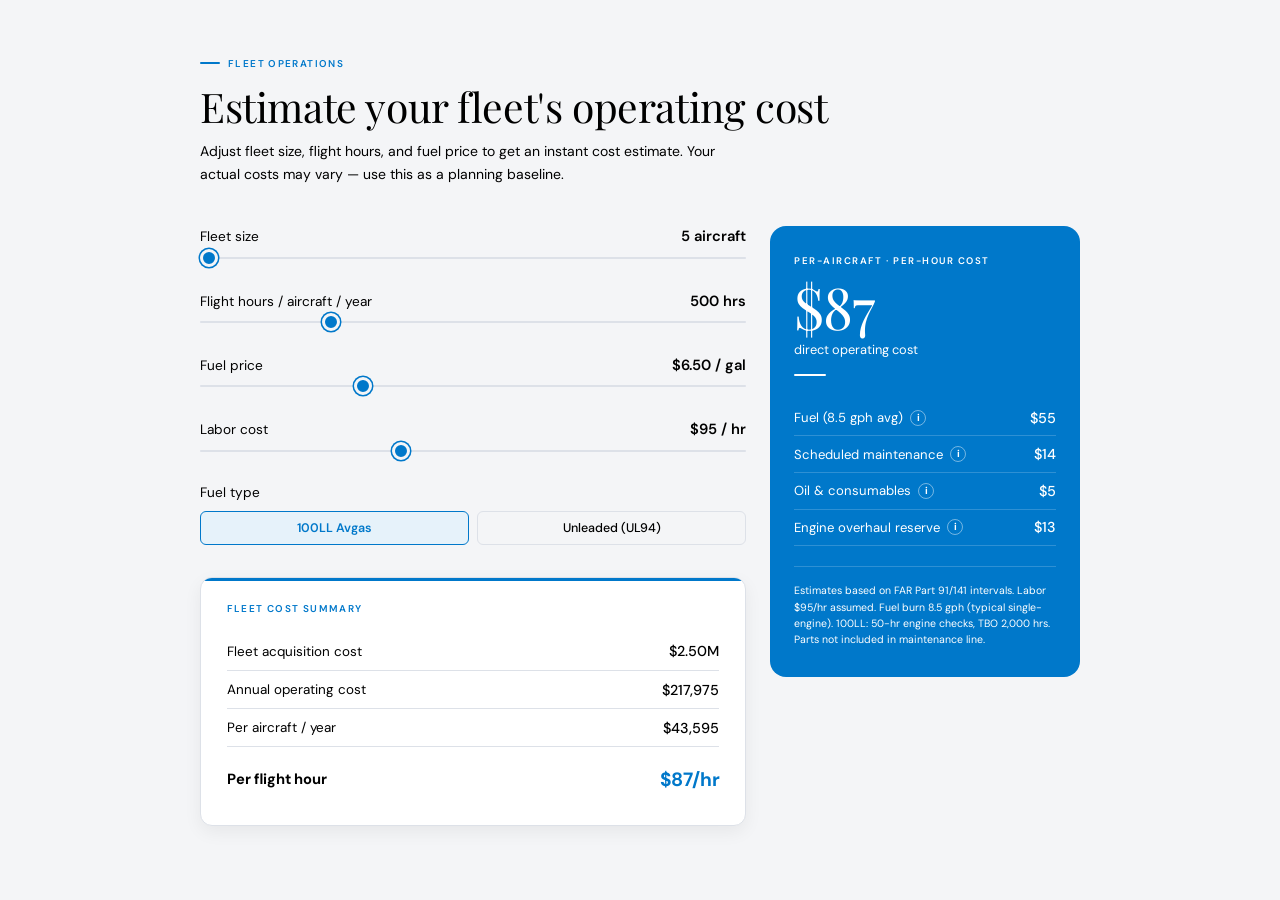
<file: index.html>
<!DOCTYPE html>
<html lang="en">
<head>
  <meta charset="UTF-8" />
  <meta name="viewport" content="width=device-width, initial-scale=1.0" />
  <title>Fleet Cost Calculator</title>
  <link rel="preconnect" href="https://fonts.googleapis.com" />
  <link href="https://fonts.googleapis.com/css2?family=Playfair+Display:wght@400;500&family=DM+Sans:wght@300;400;500;600&display=swap" rel="stylesheet" />
  <style>
/* ============================================================
   Fleet Calculator — Compiled CSS
   Source: styles.scss  |  Cirrus Aircraft brand color theme
   Brand palette: Cirrus Blue #0078CA, Cirrus Black #000000,
                  Cirrus White #FFFFFF, Cirrus Gray #747678
   Text rule: black on light backgrounds, white on dark/blue.
   ============================================================ */

/* ── Reset ── */
*,
*::before,
*::after {
  box-sizing: border-box;
  margin: 0;
  padding: 0;
}

/* ── Base ── */
body {
  font-family: 'DM Sans', sans-serif;
  background: #f4f5f7;
  color: #000000;
  min-height: 100vh;
  padding: 3rem 1.5rem 4rem;
}

/* ── Container ── */
.container {
  max-width: 880px;
  margin: 0 auto;
}

/* ── Title Block ── */
.title-block {
  margin-bottom: 2.5rem;
}

.eyebrow {
  display: inline-flex;
  align-items: center;
  gap: 0.5rem;
  font-size: 0.62rem;
  font-weight: 600;
  letter-spacing: 0.14em;
  text-transform: uppercase;
  color: #0078CA;
  margin-bottom: 0.75rem;
}

.eyebrow::before {
  content: '';
  display: block;
  width: 20px;
  height: 2px;
  background: #0078CA;
  border-radius: 2px;
}

h1 {
  font-family: 'Playfair Display', serif;
  font-weight: 400;
  font-size: clamp(1.75rem, 4vw, 2.55rem);
  line-height: 1.2;
  color: #000000;
  margin-bottom: 0.6rem;
  letter-spacing: -0.01em;
}

.subtitle {
  font-size: 0.875rem;
  color: #000000;
  font-weight: 400;
  line-height: 1.65;
  max-width: 520px;
}

/* ── Layout ── */
.layout {
  display: grid;
  grid-template-columns: 1fr 310px;
  gap: 1.5rem;
  align-items: start;
}

@media (max-width: 680px) {
  .layout {
    grid-template-columns: 1fr;
  }
}

/* ── Sliders Column ── */
.sliders-col {
  display: flex;
  flex-direction: column;
  gap: 2rem;
}

.slider-field {
  display: flex;
  flex-direction: column;
  gap: 0.65rem;
}

.slider-top {
  display: flex;
  justify-content: space-between;
  align-items: baseline;
}

.slider-label {
  font-size: 0.85rem;
  color: #000000;
  font-weight: 400;
}

.slider-val {
  font-size: 0.92rem;
  font-weight: 600;
  color: #000000;
}

/* ── Range Input — Cirrus blue thumb ── */
input[type='range'] {
  -webkit-appearance: none;
  appearance: none;
  width: 100%;
  height: 2px;
  background: #dde1e8;
  border-radius: 2px;
  outline: none;
  cursor: pointer;
}

input[type='range']::-webkit-slider-thumb {
  -webkit-appearance: none;
  width: 18px;
  height: 18px;
  border-radius: 50%;
  background: #0078CA;
  border: 3px solid #f4f5f7;
  box-shadow: 0 0 0 1.5px #0078CA;
  cursor: pointer;
  transition: transform 0.15s ease, box-shadow 0.15s ease;
}

input[type='range']::-webkit-slider-thumb:hover {
  transform: scale(1.15);
  box-shadow: 0 0 0 1.5px #0078CA, 0 0 0 4px rgba(0, 120, 202, 0.12);
}

input[type='range']::-moz-range-thumb {
  width: 18px;
  height: 18px;
  border-radius: 50%;
  background: #0078CA;
  border: 3px solid #f4f5f7;
  box-shadow: 0 0 0 1.5px #0078CA;
  cursor: pointer;
}

/* ── Fuel Type Buttons ── */
.fuel-row {
  display: flex;
  gap: 0.5rem;
}

.fuel-btn {
  flex: 1;
  padding: 0.5rem 0.75rem;
  border-radius: 6px;
  border: 1.5px solid #dde1e8;
  background: transparent;
  font-family: 'DM Sans', sans-serif;
  font-size: 0.78rem;
  font-weight: 500;
  color: #000000;
  cursor: pointer;
  transition: all 0.18s ease;
}

.fuel-btn:hover:not(.active) {
  border-color: #bcc2cc;
  color: #000000;
}

.fuel-btn.active {
  border-color: #0078CA;
  background: #e6f2fa;
  color: #0078CA;
  font-weight: 600;
}

/* ── Summary Box ── */
.summary-box {
  position: relative;
  background: #FFFFFF;
  border-radius: 12px;
  padding: 1.5rem 1.6rem;
  border: 1px solid #dde1e8;
  box-shadow: 0 6px 18px rgba(0, 0, 0, 0.06);
  overflow: hidden;
}

.summary-box::before {
  content: '';
  position: absolute;
  top: 0;
  left: 0;
  right: 0;
  height: 3px;
  background: #0078CA;
}

.summary-label {
  font-size: 0.62rem;
  font-weight: 600;
  letter-spacing: 0.14em;
  text-transform: uppercase;
  color: #0078CA;
  margin-bottom: 1.1rem;
}

.summary-row {
  display: flex;
  justify-content: space-between;
  align-items: center;
  padding: 0.6rem 0;
  border-bottom: 1px solid #dde1e8;
}

.summary-row:last-child {
  border-bottom: none;
  padding-top: 0.95rem;
  margin-top: 0.25rem;
}

.summary-row-label {
  font-size: 0.84rem;
  color: #000000;
}

.summary-row-val {
  font-size: 0.9rem;
  font-weight: 500;
  color: #000000;
}

.summary-row--total .summary-row-label {
  font-size: 0.92rem;
  font-weight: 700;
  color: #000000;
}

.summary-row--total .summary-row-val {
  font-size: 1.2rem;
  font-weight: 700;
  color: #0078CA;
  letter-spacing: -0.01em;
}

/* ── Results Card (Cirrus Blue background) ── */
.results-card {
  background: #0078CA;
  border-radius: 16px;
  padding: 1.75rem 1.5rem;
  color: #FFFFFF;
  position: sticky;
  top: 2rem;
}

.results-eyebrow {
  font-size: 0.6rem;
  font-weight: 600;
  letter-spacing: 0.16em;
  text-transform: uppercase;
  color: #FFFFFF;
  margin-bottom: 0.7rem;
}

.results-big {
  font-family: 'Playfair Display', serif;
  font-size: 3.6rem;
  font-weight: 400;
  line-height: 1;
  color: #FFFFFF;
  margin-bottom: 0.3rem;
  letter-spacing: -0.02em;
}

.results-big-label {
  font-size: 0.8rem;
  color: #FFFFFF;
}

.results-accent-bar {
  width: 32px;
  height: 2px;
  background: #FFFFFF;
  border-radius: 2px;
  margin: 1rem 0 1.5rem;
}

/* ── Result Line Items ── */
.results-line {
  padding: 0.55rem 0;
  border-bottom: 1px solid rgba(255, 255, 255, 0.18);
}

.results-line:last-of-type {
  border-bottom: none;
}

.results-line__top {
  display: flex;
  justify-content: space-between;
  align-items: center;
}

.results-line__left {
  display: flex;
  align-items: center;
  gap: 0.45rem;
}

.results-line__label {
  font-size: 0.82rem;
  color: #FFFFFF;
}

.results-line__val {
  font-size: 0.9rem;
  font-weight: 500;
  color: #FFFFFF;
}

/* ── Info Button ── */
.info-btn {
  width: 16px;
  height: 16px;
  border-radius: 50%;
  border: 1px solid rgba(255, 255, 255, 0.45);
  background: transparent;
  color: #FFFFFF;
  font-size: 0.62rem;
  font-weight: 700;
  font-family: 'DM Sans', sans-serif;
  cursor: pointer;
  display: inline-flex;
  align-items: center;
  justify-content: center;
  flex-shrink: 0;
  line-height: 1;
  padding: 0;
  transition: border-color 0.15s ease, background 0.15s ease, color 0.15s ease;
}

.info-btn:hover,
.info-btn.open {
  border-color: #FFFFFF;
  color: #FFFFFF;
  background: rgba(255, 255, 255, 0.18);
}

/* ── Info Panel ── */
.info-panel {
  max-height: 0;
  overflow: hidden;
  opacity: 0;
  transition: max-height 0.28s ease, opacity 0.2s ease;
}

.info-panel.open {
  max-height: 200px;
  opacity: 1;
}

.info-panel__inner {
  margin-top: 0.6rem;
  padding: 0.75rem 0.85rem;
  background: #005a99;
  border-radius: 8px;
  border-left: 2px solid #FFFFFF;
  font-size: 0.76rem;
  color: #FFFFFF;
  line-height: 1.6;
}

/* ── Results Footer ── */
.results-footer {
  margin-top: 1.25rem;
  font-size: 0.66rem;
  color: #FFFFFF;
  line-height: 1.55;
  padding-top: 1rem;
  border-top: 1px solid rgba(255, 255, 255, 0.18);
}
  </style>
</head>
<body>
<div class="container">

  <!-- ── TITLE BLOCK ── -->
  <div class="title-block">
    <div class="eyebrow">Fleet Operations</div>
    <h1>Estimate your fleet's operating cost</h1>
    <p class="subtitle">
      Adjust fleet size, flight hours, and fuel price to get an instant cost estimate.
      Your actual costs may vary — use this as a planning baseline.
    </p>
  </div>

  <!-- ── TWO-COLUMN LAYOUT ── -->
  <div class="layout">

    <!-- Left: Sliders + Summary -->
    <div class="sliders-col">

      <!-- Fleet size -->
      <div class="slider-field">
        <div class="slider-top">
          <span class="slider-label">Fleet size</span>
          <span class="slider-val"><span id="valFleet">5</span> aircraft</span>
        </div>
        <input type="range" id="slFleet" min="5" max="30" value="5" step="1" />
      </div>

      <!-- Flight hours -->
      <div class="slider-field">
        <div class="slider-top">
          <span class="slider-label">Flight hours / aircraft / year</span>
          <span class="slider-val"><span id="valHours">500</span> hrs</span>
        </div>
        <input type="range" id="slHours" min="50" max="2000" value="500" step="25" />
      </div>

      <!-- Fuel price -->
      <div class="slider-field">
        <div class="slider-top">
          <span class="slider-label">Fuel price</span>
          <span class="slider-val">$<span id="valFuel">6.50</span> / gal</span>
        </div>
        <input type="range" id="slFuel" min="3" max="15" value="6.50" step="0.25" />
      </div>

      <!-- Labor cost -->
      <div class="slider-field">
        <div class="slider-top">
          <span class="slider-label">Labor cost</span>
          <span class="slider-val">$<span id="valLabor">95</span> / hr</span>
        </div>
        <input type="range" id="slLabor" min="35" max="200" value="95" step="5" />
      </div>

      <!-- Fuel type -->
      <div class="slider-field">
        <div class="slider-top">
          <span class="slider-label">Fuel type</span>
        </div>
        <div class="fuel-row">
          <button class="fuel-btn active" id="btn100LL" data-fuel="100LL">100LL Avgas</button>
          <button class="fuel-btn" id="btnUL" data-fuel="UL">Unleaded (UL94)</button>
        </div>
      </div>

      <!-- Fleet cost summary -->
      <div class="summary-box">
        <div class="summary-label">Fleet Cost Summary</div>
        <div class="summary-row">
          <span class="summary-row-label">Fleet acquisition cost</span>
          <span class="summary-row-val" id="sumAcquisition">$0</span>
        </div>
        <div class="summary-row">
          <span class="summary-row-label">Annual operating cost</span>
          <span class="summary-row-val" id="sumFleet">$0</span>
        </div>
        <div class="summary-row">
          <span class="summary-row-label">Per aircraft / year</span>
          <span class="summary-row-val" id="sumPerAc">$0</span>
        </div>
        <div class="summary-row summary-row--total">
          <span class="summary-row-label">Per flight hour</span>
          <span class="summary-row-val" id="sumPerHr">$0</span>
        </div>
      </div>

    </div><!-- /sliders-col -->

    <!-- Right: Dark results card -->
    <div class="results-card">

      <div class="results-eyebrow">Per-Aircraft · Per-Hour Cost</div>
      <div class="results-big" id="bigPerHour">$0</div>
      <div class="results-big-label">direct operating cost</div>
      <div class="results-accent-bar"></div>

      <!-- Fuel line -->
      <div class="results-line">
        <div class="results-line__top">
          <div class="results-line__left">
            <span class="results-line__label" id="fuelLineLabel">Fuel (8.5 gph avg)</span>
            <button class="info-btn" data-target="infoFuel" aria-label="More info about fuel cost">i</button>
          </div>
          <span class="results-line__val" id="rFuel">$0</span>
        </div>
        <div class="info-panel" id="infoFuel" aria-hidden="true">
          <div class="info-panel__inner" id="infoFuelText">
            Calculated as fuel burn rate × fuel price per gallon. Fuel is typically the single largest operating cost. Avgas 100LL prices vary significantly by airport and region.
          </div>
        </div>
      </div>

      <!-- Scheduled maintenance line -->
      <div class="results-line">
        <div class="results-line__top">
          <div class="results-line__left">
            <span class="results-line__label">Scheduled maintenance</span>
            <button class="info-btn" data-target="infoMx" aria-label="More info about scheduled maintenance">i</button>
          </div>
          <span class="results-line__val" id="rMx">$0</span>
        </div>
        <div class="info-panel" id="infoMx" aria-hidden="true">
          <div class="info-panel__inner" id="infoMxText">
            Covers FAR-required inspections prorated per flight hour: engine checks, 100-hr airframe inspections, and one annual inspection. Labor at $95/hr. Parts not included.
          </div>
        </div>
      </div>

      <!-- Oil & consumables line -->
      <div class="results-line">
        <div class="results-line__top">
          <div class="results-line__left">
            <span class="results-line__label">Oil &amp; consumables</span>
            <button class="info-btn" data-target="infoOil" aria-label="More info about oil and consumables">i</button>
          </div>
          <span class="results-line__val" id="rOil">$5</span>
        </div>
        <div class="info-panel" id="infoOil" aria-hidden="true">
          <div class="info-panel__inner">
            Estimated at a flat $5/hr covering engine oil, oil filters, air filters, spark plug cleaning, and other minor consumables. Actual costs vary by aircraft type and engine age. A full oil change typically runs $40–$80.
          </div>
        </div>
      </div>

      <!-- Engine overhaul reserve line -->
      <div class="results-line">
        <div class="results-line__top">
          <div class="results-line__left">
            <span class="results-line__label">Engine overhaul reserve</span>
            <button class="info-btn" data-target="infoOH" aria-label="More info about engine overhaul reserve">i</button>
          </div>
          <span class="results-line__val" id="rOH">$0</span>
        </div>
        <div class="info-panel" id="infoOH" aria-hidden="true">
          <div class="info-panel__inner" id="infoOHText">
            Piston engines must be overhauled at TBO. This prorates the estimated overhaul cost across every flight hour so you're financially prepared when TBO arrives. Factory reman typically runs $18,000–$35,000 depending on engine model.
          </div>
        </div>
      </div>

      <div class="results-footer" id="resultsFooter">
        Estimates based on FAR Part 91/141 maintenance intervals. Labor $95/hr assumed. Fuel burn 8.5 gph (typical single-engine). Parts not included in maintenance line.
      </div>

    </div><!-- /results-card -->

  </div><!-- /layout -->
</div><!-- /container -->

  <script>
// ============================================================
// Fleet Cost Calculator — JavaScript
// ============================================================

// ── Constants ────────────────────────────────────────────

const CONFIG = {
  GPH:        8.5,    // Fuel burn rate (gallons per hour, typical single-engine)
  LABOR:      95,     // Labor rate ($/hr)
  OIL_PER_HR: 5,      // Oil & consumables flat rate ($/hr)
  OH_COST:    25000,  // Engine overhaul cost ($)

  // Aircraft acquisition — per-unit purchase price (one-time).
  // Update to match the model being analyzed:
  //   Cirrus SR20 G7   ≈ $735,000
  //   Cirrus SR22 G7   ≈ $1,050,000
  //   Cirrus SR22T G7  ≈ $1,150,000
  AIRCRAFT_PRICE: 500000,

  // 100LL Avgas
  TBO_100LL:  2000,   // Time between overhaul (hrs)
  INT_100LL:  50,     // Engine inspection interval (hrs)

  // Unleaded (UL94)
  TBO_UL:     2200,
  INT_UL:     100,

  // Labor hours per inspection type
  ENG_LABOR:  2,      // Per engine check
  AIR_LABOR:  8,      // Per 100-hr airframe check
  ANN_LABOR:  16,     // Per annual inspection
};

// ── State ────────────────────────────────────────────────

let fuelType = '100LL';

// ── DOM References ───────────────────────────────────────

const els = {
  slFleet:        document.getElementById('slFleet'),
  slHours:        document.getElementById('slHours'),
  slFuel:         document.getElementById('slFuel'),
  slLabor:        document.getElementById('slLabor'),
  valFleet:       document.getElementById('valFleet'),
  valHours:       document.getElementById('valHours'),
  valFuel:        document.getElementById('valFuel'),
  valLabor:       document.getElementById('valLabor'),
  btn100LL:       document.getElementById('btn100LL'),
  btnUL:          document.getElementById('btnUL'),
  bigPerHour:     document.getElementById('bigPerHour'),
  fuelLineLabel:  document.getElementById('fuelLineLabel'),
  rFuel:          document.getElementById('rFuel'),
  rMx:            document.getElementById('rMx'),
  rOil:           document.getElementById('rOil'),
  rOH:            document.getElementById('rOH'),
  infoFuelText:   document.getElementById('infoFuelText'),
  infoMxText:     document.getElementById('infoMxText'),
  infoOHText:     document.getElementById('infoOHText'),
  resultsFooter:  document.getElementById('resultsFooter'),
  sumAcquisition: document.getElementById('sumAcquisition'),
  sumFleet:       document.getElementById('sumFleet'),
  sumPerAc:       document.getElementById('sumPerAc'),
  sumPerHr:       document.getElementById('sumPerHr'),
};

// ── Formatters ───────────────────────────────────────────

/**
 * Format a dollar amount, abbreviating millions.
 * @param {number} n
 * @returns {string}
 */
function formatDollars(n) {
  if (n >= 1_000_000) return '$' + (n / 1_000_000).toFixed(2) + 'M';
  return '$' + Math.round(n).toLocaleString('en-US');
}

/**
 * Format a per-hour dollar amount (no cents).
 * @param {number} n
 * @returns {string}
 */
function formatPerHour(n) {
  return '$' + Math.round(n);
}

// ── Info Panel Toggle ────────────────────────────────────

/**
 * Toggle an info panel open/closed.
 * Only one panel can be open at a time.
 * @param {string} panelId  - ID of the .info-panel element
 * @param {HTMLElement} btn - The .info-btn that was clicked
 */
function toggleInfo(panelId, btn) {
  const panel  = document.getElementById(panelId);
  const isOpen = panel.classList.contains('open');

  // Close all panels
  closeAllInfoPanels();

  // If it wasn't already open, open it
  if (!isOpen) {
    panel.classList.add('open');
    panel.setAttribute('aria-hidden', 'false');
    btn.classList.add('open');
  }
}

function closeAllInfoPanels() {
  document.querySelectorAll('.info-panel').forEach(p => {
    p.classList.remove('open');
    p.setAttribute('aria-hidden', 'true');
  });
  document.querySelectorAll('.info-btn').forEach(b => b.classList.remove('open'));
}

// ── Fuel Type ────────────────────────────────────────────

/**
 * Switch the active fuel type and recalculate.
 * @param {string} type - '100LL' or 'UL'
 */
function setFuelType(type) {
  fuelType = type;
  els.btn100LL.classList.toggle('active', type === '100LL');
  els.btnUL.classList.toggle('active', type === 'UL');
  calculate();
}

// ── Core Calculation ─────────────────────────────────────

function calculate() {
  const fleet   = parseInt(els.slFleet.value);
  const hrs     = parseInt(els.slHours.value);
  const fuelPPG = parseFloat(els.slFuel.value);
  const labor   = parseInt(els.slLabor.value);
  const isUL    = fuelType === 'UL';

  const tbo    = isUL ? CONFIG.TBO_UL   : CONFIG.TBO_100LL;
  const engInt = isUL ? CONFIG.INT_UL   : CONFIG.INT_100LL;

  // Update slider display values
  els.valFleet.textContent = fleet;
  els.valHours.textContent = hrs;
  els.valFuel.textContent  = fuelPPG.toFixed(2);
  els.valLabor.textContent = labor;

  // ── Per-hour cost breakdown ──
  const fuelHr = CONFIG.GPH * fuelPPG;

  // Scheduled maintenance prorated per flight hour
  const engHr  = (CONFIG.ENG_LABOR * labor) / engInt;   // engine check per hr
  const airHr  = (CONFIG.AIR_LABOR * labor) / 100;      // 100-hr airframe per hr
  const annHr  = (CONFIG.ANN_LABOR * labor) / hrs;      // annual inspection per hr
  const mxHr   = engHr + airHr + annHr;

  const ohHr   = CONFIG.OH_COST / tbo;                         // overhaul reserve per hr
  const totHr  = fuelHr + mxHr + CONFIG.OIL_PER_HR + ohHr;

  // ── Fleet totals ──
  const perAcYr          = totHr * hrs;                    // $/yr per aircraft (operating)
  const fleetYr          = perAcYr * fleet;                // $/yr for whole fleet (operating)
  const fleetAcquisition = CONFIG.AIRCRAFT_PRICE * fleet;  // $ one-time fleet purchase

  // ── Update right card ──
  els.bigPerHour.textContent  = formatPerHour(totHr);
  els.rFuel.textContent       = formatPerHour(fuelHr);
  els.rMx.textContent         = formatPerHour(mxHr);
  els.rOil.textContent        = '$' + CONFIG.OIL_PER_HR;
  els.rOH.textContent         = formatPerHour(ohHr);
  els.fuelLineLabel.textContent = `Fuel (${CONFIG.GPH} gph avg)`;

  // ── Update dynamic info text ──
  els.infoFuelText.textContent =
    `Calculated as fuel burn rate (${CONFIG.GPH} gph) × fuel price ` +
    `($${fuelPPG.toFixed(2)}/gal) = $${fuelHr.toFixed(2)}/hr. ` +
    `Fuel is typically the single largest operating cost. ` +
    `Avgas 100LL prices vary significantly by airport and region.`;

  els.infoMxText.textContent =
    `Covers FAR-required inspections prorated per flight hour: ` +
    `engine checks every ${engInt} hrs (${isUL ? 'unleaded' : '100LL'}) at ` +
    `${CONFIG.ENG_LABOR} labor hrs each; 100-hr airframe inspections at ` +
    `${CONFIG.AIR_LABOR} labor hrs each; and one annual inspection at ` +
    `${CONFIG.ANN_LABOR} labor hrs spread over ${hrs} hrs/yr. ` +
    `Labor at $${labor}/hr. Parts not included.`;

  els.infoOHText.textContent =
    `Piston engines must be overhauled at TBO — ` +
    `${tbo.toLocaleString()} hrs for ${isUL ? 'unleaded (UL94)' : '100LL avgas'}. ` +
    `This prorates a $${CONFIG.OH_COST.toLocaleString()} estimated overhaul ` +
    `cost across every flight hour ($${ohHr.toFixed(2)}/hr), ` +
    `so you're financially prepared when TBO arrives. ` +
    `Factory reman typically runs $18,000–$35,000 depending on engine model.`;

  els.resultsFooter.textContent =
    `Estimates based on FAR Part 91/141 intervals. ` +
    `Labor $${labor}/hr assumed. Fuel burn ${CONFIG.GPH} gph (typical single-engine). ` +
    `${isUL
      ? `Unleaded: ${engInt}-hr engine checks, TBO ${tbo.toLocaleString()} hrs.`
      : `100LL: ${engInt}-hr engine checks, TBO ${tbo.toLocaleString()} hrs.`
    } Parts not included in maintenance line.`;

  // ── Update left summary ──
  els.sumAcquisition.textContent = formatDollars(fleetAcquisition);
  els.sumFleet.textContent       = formatDollars(fleetYr);
  els.sumPerAc.textContent       = formatDollars(perAcYr);
  els.sumPerHr.textContent       = formatPerHour(totHr) + '/hr';
}

// ── Event Listeners ───────────────────────────────────────

// Sliders
['slFleet', 'slHours', 'slFuel', 'slLabor'].forEach(id => {
  document.getElementById(id).addEventListener('input', calculate);
});

// Fuel type buttons
document.querySelectorAll('.fuel-btn').forEach(btn => {
  btn.addEventListener('click', () => setFuelType(btn.dataset.fuel));
});

// Info buttons — delegated
document.addEventListener('click', e => {
  const infoBtn = e.target.closest('.info-btn');
  if (infoBtn) {
    e.stopPropagation();
    toggleInfo(infoBtn.dataset.target, infoBtn);
    return;
  }
  // Click outside any results-line closes all panels
  if (!e.target.closest('.results-line')) {
    closeAllInfoPanels();
  }
});

// ── Init ─────────────────────────────────────────────────

calculate();
  </script>
</body>
</html>
</file>
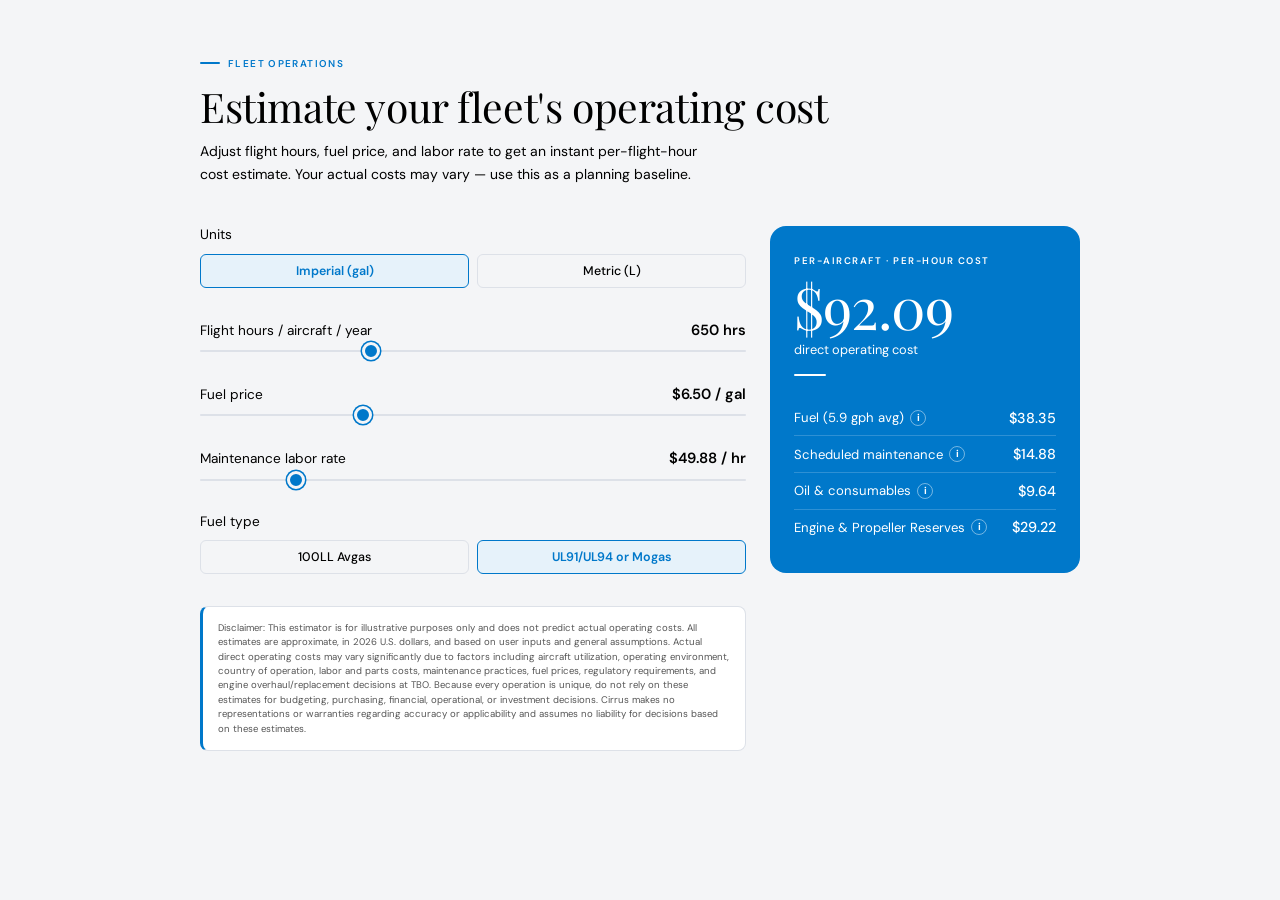
<file: version 2/index.html>
<!DOCTYPE html>
<html lang="en">
<head>
  <meta charset="UTF-8" />
  <meta name="viewport" content="width=device-width, initial-scale=1.0" />
  <title>Fleet Cost Calculator</title>
  <link rel="preconnect" href="https://fonts.googleapis.com" />
  <link href="https://fonts.googleapis.com/css2?family=Playfair+Display:wght@400;500&family=DM+Sans:wght@300;400;500;600&display=swap" rel="stylesheet" />
  <style>
/* ============================================================
   Fleet Calculator — Compiled CSS
   Source: styles.scss  |  Cirrus Aircraft brand color theme
   Brand palette: Cirrus Blue #0078CA, Cirrus Black #000000,
                  Cirrus White #FFFFFF, Cirrus Gray #747678
   Text rule: black on light backgrounds, white on dark/blue.
   ============================================================ */

/* ── Reset ── */
*,
*::before,
*::after {
  box-sizing: border-box;
  margin: 0;
  padding: 0;
}

/* ── Base ── */
body {
  font-family: 'DM Sans', sans-serif;
  background: #f4f5f7;
  color: #000000;
  min-height: 100vh;
  padding: 3rem 1.5rem 4rem;
}

/* ── Container ── */
.container {
  max-width: 880px;
  margin: 0 auto;
}

/* ── Title Block ── */
.title-block {
  margin-bottom: 2.5rem;
}

.eyebrow {
  display: inline-flex;
  align-items: center;
  gap: 0.5rem;
  font-size: 0.62rem;
  font-weight: 600;
  letter-spacing: 0.14em;
  text-transform: uppercase;
  color: #0078CA;
  margin-bottom: 0.75rem;
}

.eyebrow::before {
  content: '';
  display: block;
  width: 20px;
  height: 2px;
  background: #0078CA;
  border-radius: 2px;
}

h1 {
  font-family: 'Playfair Display', serif;
  font-weight: 400;
  font-size: clamp(1.75rem, 4vw, 2.55rem);
  line-height: 1.2;
  color: #000000;
  margin-bottom: 0.6rem;
  letter-spacing: -0.01em;
}

.subtitle {
  font-size: 0.875rem;
  color: #000000;
  font-weight: 400;
  line-height: 1.65;
  max-width: 520px;
}

/* ── Layout ── */
.layout {
  display: grid;
  grid-template-columns: 1fr 310px;
  gap: 1.5rem;
  align-items: start;
}

@media (max-width: 680px) {
  .layout {
    grid-template-columns: 1fr;
  }
}

/* ── Sliders Column ── */
.sliders-col {
  display: flex;
  flex-direction: column;
  gap: 2rem;
}

.slider-field {
  display: flex;
  flex-direction: column;
  gap: 0.65rem;
}

.slider-top {
  display: flex;
  justify-content: space-between;
  align-items: baseline;
}

.slider-label {
  font-size: 0.85rem;
  color: #000000;
  font-weight: 400;
}

.slider-val {
  font-size: 0.92rem;
  font-weight: 600;
  color: #000000;
}

/* ── Range Input — Cirrus blue thumb ── */
input[type='range'] {
  -webkit-appearance: none;
  appearance: none;
  width: 100%;
  height: 2px;
  background: #dde1e8;
  border-radius: 2px;
  outline: none;
  cursor: pointer;
}

input[type='range']::-webkit-slider-thumb {
  -webkit-appearance: none;
  width: 18px;
  height: 18px;
  border-radius: 50%;
  background: #0078CA;
  border: 3px solid #f4f5f7;
  box-shadow: 0 0 0 1.5px #0078CA;
  cursor: pointer;
  transition: transform 0.15s ease, box-shadow 0.15s ease;
}

input[type='range']::-webkit-slider-thumb:hover {
  transform: scale(1.15);
  box-shadow: 0 0 0 1.5px #0078CA, 0 0 0 4px rgba(0, 120, 202, 0.12);
}

input[type='range']::-moz-range-thumb {
  width: 18px;
  height: 18px;
  border-radius: 50%;
  background: #0078CA;
  border: 3px solid #f4f5f7;
  box-shadow: 0 0 0 1.5px #0078CA;
  cursor: pointer;
}

/* ── Fuel Type Buttons ── */
.fuel-row {
  display: flex;
  gap: 0.5rem;
}

.fuel-btn {
  flex: 1;
  padding: 0.5rem 0.75rem;
  border-radius: 6px;
  border: 1.5px solid #dde1e8;
  background: transparent;
  font-family: 'DM Sans', sans-serif;
  font-size: 0.78rem;
  font-weight: 500;
  color: #000000;
  cursor: pointer;
  transition: all 0.18s ease;
}

.fuel-btn:hover:not(.active) {
  border-color: #bcc2cc;
  color: #000000;
}

.fuel-btn.active {
  border-color: #0078CA;
  background: #e6f2fa;
  color: #0078CA;
  font-weight: 600;
}

/* ── Summary Box ── */
.summary-box {
  position: relative;
  background: #FFFFFF;
  border-radius: 12px;
  padding: 1.5rem 1.6rem;
  border: 1px solid #dde1e8;
  box-shadow: 0 6px 18px rgba(0, 0, 0, 0.06);
  overflow: hidden;
}

.summary-box::before {
  content: '';
  position: absolute;
  top: 0;
  left: 0;
  right: 0;
  height: 3px;
  background: #0078CA;
}

.summary-label {
  font-size: 0.62rem;
  font-weight: 600;
  letter-spacing: 0.14em;
  text-transform: uppercase;
  color: #0078CA;
  margin-bottom: 1.1rem;
}

.summary-row {
  display: flex;
  justify-content: space-between;
  align-items: center;
  padding: 0.6rem 0;
  border-bottom: 1px solid #dde1e8;
}

.summary-row:last-child {
  border-bottom: none;
  padding-top: 0.95rem;
  margin-top: 0.25rem;
}

.summary-row-label {
  font-size: 0.84rem;
  color: #000000;
}

.summary-row-val {
  font-size: 0.9rem;
  font-weight: 500;
  color: #000000;
}

.summary-row--total .summary-row-label {
  font-size: 0.92rem;
  font-weight: 700;
  color: #000000;
}

.summary-row--total .summary-row-val {
  font-size: 1.2rem;
  font-weight: 700;
  color: #0078CA;
  letter-spacing: -0.01em;
}

/* ── Results Card (Cirrus Blue background) ── */
.results-card {
  background: #0078CA;
  border-radius: 16px;
  padding: 1.75rem 1.5rem;
  color: #FFFFFF;
  position: sticky;
  top: 2rem;
}

.results-eyebrow {
  font-size: 0.6rem;
  font-weight: 600;
  letter-spacing: 0.16em;
  text-transform: uppercase;
  color: #FFFFFF;
  margin-bottom: 0.7rem;
}

.results-big {
  font-family: 'Playfair Display', serif;
  font-size: 3.6rem;
  font-weight: 400;
  line-height: 1;
  color: #FFFFFF;
  margin-bottom: 0.3rem;
  letter-spacing: -0.02em;
}

.results-big-label {
  font-size: 0.8rem;
  color: #FFFFFF;
}

.results-accent-bar {
  width: 32px;
  height: 2px;
  background: #FFFFFF;
  border-radius: 2px;
  margin: 1rem 0 1.5rem;
}

/* ── Result Line Items ── */
.results-line {
  padding: 0.55rem 0;
  border-bottom: 1px solid rgba(255, 255, 255, 0.18);
}

.results-line:last-of-type {
  border-bottom: none;
}

.results-line__top {
  display: flex;
  justify-content: space-between;
  align-items: center;
}

.results-line__left {
  display: flex;
  align-items: center;
  gap: 0.4rem;
  flex: 1 1 auto;
  min-width: 0;
  flex-wrap: wrap;
  padding-right: 0.6rem;
}

.results-line__label {
  font-size: 0.82rem;
  color: #FFFFFF;
}

.results-line__val {
  font-size: 0.9rem;
  font-weight: 500;
  color: #FFFFFF;
  flex-shrink: 0;
  white-space: nowrap;
}

/* ── Info Button ── */
.info-btn {
  width: 16px;
  height: 16px;
  border-radius: 50%;
  border: 1px solid rgba(255, 255, 255, 0.45);
  background: transparent;
  color: #FFFFFF;
  font-size: 0.62rem;
  font-weight: 700;
  font-family: 'DM Sans', sans-serif;
  cursor: pointer;
  display: inline-flex;
  align-items: center;
  justify-content: center;
  flex-shrink: 0;
  line-height: 1;
  padding: 0;
  transition: border-color 0.15s ease, background 0.15s ease, color 0.15s ease;
}

.info-btn:hover,
.info-btn.open {
  border-color: #FFFFFF;
  color: #FFFFFF;
  background: rgba(255, 255, 255, 0.18);
}

/* ── Info Panel ── */
.info-panel {
  max-height: 0;
  overflow: hidden;
  opacity: 0;
  transition: max-height 0.28s ease, opacity 0.2s ease;
}

.info-panel.open {
  max-height: 800px;
  opacity: 1;
}

.info-panel__inner {
  margin-top: 0.6rem;
  padding: 0.75rem 0.85rem;
  background: #005a99;
  border-radius: 8px;
  border-left: 2px solid #FFFFFF;
  font-size: 0.76rem;
  color: #FFFFFF;
  line-height: 1.6;
}

/* ── Results Footer ── */
.results-footer {
  margin-top: 1.25rem;
  font-size: 0.66rem;
  color: #FFFFFF;
  line-height: 1.55;
  padding-top: 1rem;
  border-top: 1px solid rgba(255, 255, 255, 0.18);
}

/* ── Disclaimer (left column, fine print) ── */
.disclaimer {
  font-size: 0.6rem;
  color: #555555;
  line-height: 1.5;
  padding: 0.85rem 0.95rem;
  background: #FFFFFF;
  border: 1px solid #dde1e8;
  border-left: 3px solid #0078CA;
  border-radius: 8px;
}
  </style>
</head>
<body>
<div class="container">

  <!-- ── TITLE BLOCK ── -->
  <div class="title-block">
    <div class="eyebrow">Fleet Operations</div>
    <h1>Estimate your fleet's operating cost</h1>
    <p class="subtitle">
      Adjust flight hours, fuel price, and labor rate to get an instant per-flight-hour cost estimate.
      Your actual costs may vary — use this as a planning baseline.
    </p>
  </div>

  <!-- ── TWO-COLUMN LAYOUT ── -->
  <div class="layout">

    <!-- Left: Sliders + Summary -->
    <div class="sliders-col">

      <!-- Units toggle -->
      <div class="slider-field">
        <div class="slider-top">
          <span class="slider-label">Units</span>
        </div>
        <div class="fuel-row">
          <button class="fuel-btn active" id="btnImperial" data-unit="imperial">Imperial (gal)</button>
          <button class="fuel-btn" id="btnMetric" data-unit="metric">Metric (L)</button>
        </div>
      </div>

      <!-- Flight hours -->
      <div class="slider-field">
        <div class="slider-top">
          <span class="slider-label">Flight hours / aircraft / year</span>
          <span class="slider-val"><span id="valHours">650</span> hrs</span>
        </div>
        <input type="range" id="slHours" min="50" max="2000" value="650" step="25" />
      </div>

      <!-- Fuel price -->
      <div class="slider-field">
        <div class="slider-top">
          <span class="slider-label">Fuel price</span>
          <span class="slider-val">$<span id="valFuel">6.50</span> <span id="fuelUnitLabel">/ gal</span></span>
        </div>
        <input type="range" id="slFuel" min="3" max="15" value="6.50" step="0.25" />
      </div>

      <!-- Labor cost -->
      <div class="slider-field">
        <div class="slider-top">
          <span class="slider-label">Maintenance labor rate</span>
          <span class="slider-val">$<span id="valLabor">49.88</span> / hr</span>
        </div>
        <input type="range" id="slLabor" min="30" max="150" value="49.875" step="0.125" />
      </div>

      <!-- Fuel type -->
      <div class="slider-field">
        <div class="slider-top">
          <span class="slider-label">Fuel type</span>
        </div>
        <div class="fuel-row">
          <button class="fuel-btn" id="btn100LL" data-fuel="100LL">100LL Avgas</button>
          <button class="fuel-btn active" id="btnUL" data-fuel="UL94/UL91">UL91/UL94 or Mogas</button>
        </div>
      </div>

      <!-- Disclaimer (fine print) -->
      <div class="disclaimer" id="disclaimer">
        Disclaimer: This estimator is for illustrative purposes only and does not predict actual operating costs. All estimates are approximate, in 2026 U.S. dollars, and based on user inputs and general assumptions. Actual direct operating costs may vary significantly due to factors including aircraft utilization, operating environment, country of operation, labor and parts costs, maintenance practices, fuel prices, regulatory requirements, and engine overhaul/replacement decisions at TBO. Because every operation is unique, do not rely on these estimates for budgeting, purchasing, financial, operational, or investment decisions. Cirrus makes no representations or warranties regarding accuracy or applicability and assumes no liability for decisions based on these estimates.
      </div>

    </div><!-- /sliders-col -->

    <!-- Right: Dark results card -->
    <div class="results-card">

      <div class="results-eyebrow">Per-Aircraft · Per-Hour Cost</div>
      <div class="results-big" id="bigPerHour">$0</div>
      <div class="results-big-label">direct operating cost</div>
      <div class="results-accent-bar"></div>

      <!-- Fuel line -->
      <div class="results-line">
        <div class="results-line__top">
          <div class="results-line__left">
            <span class="results-line__label" id="fuelLineLabel">Fuel (5.9 gph avg)</span>
            <button class="info-btn" data-target="infoFuel" aria-label="More info about fuel cost">i</button>
          </div>
          <span class="results-line__val" id="rFuel">$0</span>
        </div>
        <div class="info-panel" id="infoFuel" aria-hidden="true">
          <div class="info-panel__inner" id="infoFuelText">
            Fuel burn 5.9 gph × $6.75/gal = $39.83/hr. Typically the single largest operating cost; price varies by airport, region, and fuel type.
          </div>
        </div>
      </div>

      <!-- Scheduled maintenance line -->
      <div class="results-line">
        <div class="results-line__top">
          <div class="results-line__left">
            <span class="results-line__label">Scheduled maintenance</span>
            <button class="info-btn" data-target="infoMx" aria-label="More info about scheduled maintenance">i</button>
          </div>
          <span class="results-line__val" id="rMx">$0</span>
        </div>
        <div class="info-panel" id="infoMx" aria-hidden="true">
          <div class="info-panel__inner" id="infoMxText">
            Includes required inspections and scheduled maintenance: engine checks, 50 and 100-hr airframe inspections (if applicable), and an annual inspection spread over your yearly hours. Labor rate is applied per inspection interval.
          </div>
        </div>
      </div>

      <!-- Oil & consumables line -->
      <div class="results-line">
        <div class="results-line__top">
          <div class="results-line__left">
            <span class="results-line__label">Oil &amp; consumables</span>
            <button class="info-btn" data-target="infoOil" aria-label="More info about oil and consumables">i</button>
          </div>
          <span class="results-line__val" id="rOil">$5</span>
        </div>
        <div class="info-panel" id="infoOil" aria-hidden="true">
          <div class="info-panel__inner" id="infoOilText">
            Includes brakes &amp; tires, oil, filters, and minor miscellaneous consumables. Actual costs vary by aircraft type and operating conditions. Assumes frequent pattern work.
          </div>
        </div>
      </div>

      <!-- Engine, gearbox & prop reserves line -->
      <div class="results-line">
        <div class="results-line__top">
          <div class="results-line__left">
            <span class="results-line__label">Engine &amp; Propeller Reserves</span>
            <button class="info-btn" data-target="infoOH" aria-label="More info about engine and propeller reserves">i</button>
          </div>
          <span class="results-line__val" id="rOH">$0</span>
        </div>
        <div class="info-panel" id="infoOH" aria-hidden="true">
          <div class="info-panel__inner" id="infoOHText">
            Includes approximations for engine and gearbox reserves (2,000 hrs) and propeller reserves (2,400 hrs), prorated across each hour. Actual costs will vary depending on the operator's decision to overhaul or replace the engine at the 2,000 hr interval.
          </div>
        </div>
      </div>

    </div><!-- /results-card -->

  </div><!-- /layout -->
</div><!-- /container -->

  <script>

// ============================================================
// Fleet Cost Calculator — JavaScript
// Direct Operating Cost (DOC) build-up.
// Mirrors "DOC_Estimator_For_TRAC10_Website_3.xlsx" exactly.
//   Website-facing inputs  -> sliders + fuel-type / unit buttons
//   Expert build-up inputs -> MODEL constants below
// All internal math is in US gallons / quarts; the Units toggle
// only changes how fuel volume is DISPLAYED and how the fuel-price
// slider is denominated. Dollar results are identical either way.
// ============================================================

const L_PER_GAL = 3.785411784;   // US gallon -> liter

// ── Model constants (the Excel "expert" build-up cells) ──────
const MODEL = {
  FUEL_BURN: 5.9,            // gal / hr (cruise/training average)

  // 2 — SCHEDULED MAINTENANCE  (labor hrs, parts $, interval flight-hrs)
  insp50:    { labor: 5.5, parts: 100, interval: 50   }, // 50-hr inspection — 100LL ONLY
  insp100:   { labor: 16,  parts: 400, interval: 100  }, // 100-hr inspection
  annual:    { labor: 22,  parts: 600 },                 // interval = annual flight hours
  plugs:     { labor: 0,   parts: 200, interval: 200  }, // spark plug service
  gearShaft: { labor: 4,   parts: 32,  interval: 1000 }, // gear shaft replacement
  misc:      { labor: 3,   parts: 300, interval: 500  }, // misc scheduled components

  // 3 — TIRES, BRAKES, OIL & CONSUMABLES
  tires:   { parts: 650, labor: 3, interval: 150 },
  oil: {
    interval100LL: 50, intervalOther: 100,
    quantity: 6, costPerQuart: 11, filter: 25, laborHrs: 1, consumption: 0.15,
  },
  shopConsumables: 1.25,

  // 4 — ENGINE & PROP RESERVES  (overhaul cost / TBO)
  engine:  { cost: 55110.5, tbo: 2000 },  // avg of overhaul & replacement, less core
  gearbox: { cost: 0,       tbo: 2000 },  // included with a new or overhauled engine
  prop:    { cost: 4000,    tbo: 2400 },
};

// ── State ────────────────────────────────────────────────
let fuelType = 'UL94/UL91';   // Excel default. Only the "100LL" branch differs.
let unit     = 'imperial';    // 'imperial' (gal) | 'metric' (L)
let priceGal = 6.50;          // canonical fuel price, always $/US gallon

// ── DOM References ───────────────────────────────────────
const els = {
  slHours:       document.getElementById('slHours'),
  slFuel:        document.getElementById('slFuel'),
  slLabor:       document.getElementById('slLabor'),
  valHours:      document.getElementById('valHours'),
  valFuel:       document.getElementById('valFuel'),
  valLabor:      document.getElementById('valLabor'),
  fuelUnitLabel: document.getElementById('fuelUnitLabel'),
  btn100LL:      document.getElementById('btn100LL'),
  btnUL:         document.getElementById('btnUL'),
  btnImperial:   document.getElementById('btnImperial'),
  btnMetric:     document.getElementById('btnMetric'),
  bigPerHour:    document.getElementById('bigPerHour'),
  fuelLineLabel: document.getElementById('fuelLineLabel'),
  rFuel:         document.getElementById('rFuel'),
  rMx:           document.getElementById('rMx'),
  rOil:          document.getElementById('rOil'),
  rOH:           document.getElementById('rOH'),
  infoFuelText:  document.getElementById('infoFuelText'),
};

// ── Formatters ───────────────────────────────────────────
function perHr(n) { return '$' + n.toFixed(2); }

// ── Info Panel Toggle ────────────────────────────────────
function toggleInfo(panelId, btn) {
  const panel  = document.getElementById(panelId);
  const isOpen = panel.classList.contains('open');
  closeAllInfoPanels();
  if (!isOpen) {
    panel.classList.add('open');
    panel.setAttribute('aria-hidden', 'false');
    btn.classList.add('open');
  }
}
function closeAllInfoPanels() {
  document.querySelectorAll('.info-panel').forEach(p => {
    p.classList.remove('open');
    p.setAttribute('aria-hidden', 'true');
  });
  document.querySelectorAll('.info-btn').forEach(b => b.classList.remove('open'));
}

// ── Fuel Type ────────────────────────────────────────────
function setFuelType(type) {
  fuelType = type;
  els.btn100LL.classList.toggle('active', type === '100LL');
  els.btnUL.classList.toggle('active',    type !== '100LL');
  calculate();
}

// ── Units (Imperial gal / Metric L) ──────────────────────
function setUnit(u) {
  priceGal = readPriceGal();     // capture canonical price before reconfiguring slider
  unit = u;
  els.btnImperial.classList.toggle('active', u === 'imperial');
  els.btnMetric.classList.toggle('active',   u === 'metric');

  if (u === 'metric') {
    els.slFuel.min  = '0.80';
    els.slFuel.max  = '4.00';
    els.slFuel.step = '0.05';
    els.slFuel.value = (priceGal / L_PER_GAL).toFixed(2);
    els.fuelUnitLabel.textContent = '/ L';
  } else {
    els.slFuel.min  = '3';
    els.slFuel.max  = '15';
    els.slFuel.step = '0.25';
    els.slFuel.value = priceGal.toFixed(2);
    els.fuelUnitLabel.textContent = '/ gal';
  }
  calculate();
}

// Read the fuel-price slider (in display units) and return $/US gallon.
function readPriceGal() {
  const v = parseFloat(els.slFuel.value);
  return unit === 'metric' ? v * L_PER_GAL : v;
}

// ── Core Calculation (faithful to the DOC Estimator workbook) ──
function calculate() {
  const hrs   = parseInt(els.slHours.value, 10);   // annual flight hours / aircraft
  const labor = parseFloat(els.slLabor.value);     // maintenance labor $/hr
  const is100LL = fuelType === '100LL';

  priceGal = readPriceGal();

  els.valHours.textContent = hrs;
  els.valFuel.textContent  = parseFloat(els.slFuel.value).toFixed(2);
  els.valLabor.textContent = labor.toFixed(2);

  const eventCost = (item) => item.labor * labor + item.parts;

  // ── Pillar 1 — Fuel ──
  const fuelHr = MODEL.FUEL_BURN * priceGal;

  // ── Pillar 2 — Scheduled Maintenance ──
  const fh50    = is100LL ? eventCost(MODEL.insp50) / MODEL.insp50.interval : 0;
  const fh100   = eventCost(MODEL.insp100) / MODEL.insp100.interval;
  const annualEvent = MODEL.annual.labor * labor + MODEL.annual.parts;
  const fhAnnual = annualEvent / hrs;
  const fhCredit = hrs > 0
    ? -(eventCost(MODEL.insp100) * Math.min(1, hrs / MODEL.insp100.interval) / hrs)
    : 0;
  const fhPlugs = eventCost(MODEL.plugs) / MODEL.plugs.interval;
  const fhGear  = eventCost(MODEL.gearShaft) / MODEL.gearShaft.interval;
  const fhMisc  = eventCost(MODEL.misc)  / MODEL.misc.interval;
  const schedHr = fh50 + fh100 + fhAnnual + fhCredit + fhPlugs + fhGear + fhMisc;

  // ── Pillar 3 — Tires, Brakes, Oil & Consumables ──
  const tiresHr  = (MODEL.tires.parts + MODEL.tires.labor * labor) / MODEL.tires.interval;
  const oilInt   = is100LL ? MODEL.oil.interval100LL : MODEL.oil.intervalOther;
  const oilChgHr = (MODEL.oil.quantity * MODEL.oil.costPerQuart + MODEL.oil.filter + MODEL.oil.laborHrs * labor) / oilInt;
  const oilTopHr = MODEL.oil.consumption * MODEL.oil.costPerQuart;
  const oilHr    = tiresHr + oilChgHr + oilTopHr + MODEL.shopConsumables;

  // ── Pillar 4 — Engine & Prop Reserves ──
  const engineHr  = MODEL.engine.cost  / MODEL.engine.tbo;
  const gearboxHr = MODEL.gearbox.tbo ? MODEL.gearbox.cost / MODEL.gearbox.tbo : 0;
  const propHr    = MODEL.prop.cost    / MODEL.prop.tbo;
  const reservesHr = engineHr + gearboxHr + propHr;

  const totHr = fuelHr + schedHr + oilHr + reservesHr;

  // ── Unit-aware fuel display ──
  const burnDisp = unit === 'metric' ? MODEL.FUEL_BURN * L_PER_GAL : MODEL.FUEL_BURN;
  const burnUnit = unit === 'metric' ? 'L/hr' : 'gph';
  const volUnit  = unit === 'metric' ? 'L'    : 'gal';
  const priceDisp = parseFloat(els.slFuel.value);

  // ── Update right card ──
  els.bigPerHour.textContent = perHr(totHr);
  els.rFuel.textContent      = perHr(fuelHr);
  els.rMx.textContent        = perHr(schedHr);
  els.rOil.textContent       = perHr(oilHr);
  els.rOH.textContent        = perHr(reservesHr);
  els.fuelLineLabel.textContent = `Fuel (${burnDisp.toFixed(1)} ${burnUnit} avg)`;

  // ── Fuel tooltip (dynamic, per the workbook's Tooltip sheet) ──
  els.infoFuelText.textContent =
    `Fuel burn ${burnDisp.toFixed(1)} ${burnUnit} × $${priceDisp.toFixed(2)}/${volUnit} = ${perHr(fuelHr)}/hr. ` +
    `Typically the single largest operating cost; price varies by airport, region, and fuel type.`;
}

// ── Event Listeners ───────────────────────────────────────
['slHours', 'slFuel', 'slLabor'].forEach(id => {
  document.getElementById(id).addEventListener('input', calculate);
});
els.btn100LL.addEventListener('click', () => setFuelType('100LL'));
els.btnUL.addEventListener('click',    () => setFuelType('UL94/UL91'));
els.btnImperial.addEventListener('click', () => setUnit('imperial'));
els.btnMetric.addEventListener('click',   () => setUnit('metric'));

document.addEventListener('click', e => {
  const infoBtn = e.target.closest('.info-btn');
  if (infoBtn) {
    e.stopPropagation();
    toggleInfo(infoBtn.dataset.target, infoBtn);
    return;
  }
  if (!e.target.closest('.results-line')) closeAllInfoPanels();
});

// ── Init ─────────────────────────────────────────────────
calculate();

  </script>
</body>
</html>
</file>
